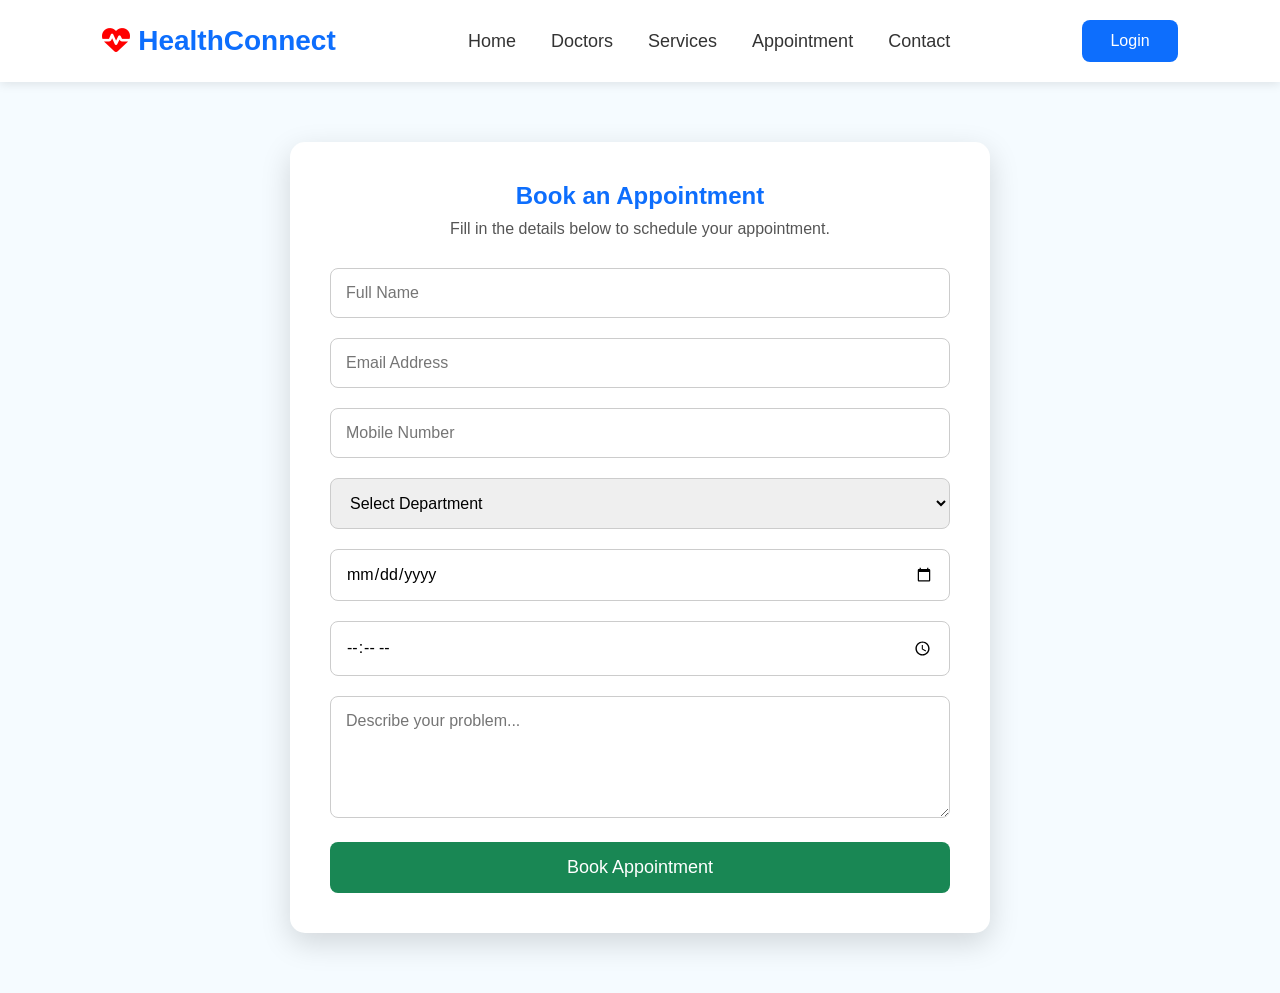
<file: appointment.html>
<!DOCTYPE html>
<html lang="en">
<head>
    <meta charset="UTF-8">
    <meta name="viewport" content="width=device-width, initial-scale=1.0">
    <title>Book Appointment | HealthConnect</title>

    <link rel="stylesheet" href="style.css">

    <link rel="stylesheet"
    href="https://cdnjs.cloudflare.com/ajax/libs/font-awesome/6.6.0/css/all.min.css">
</head>
<body>

<!-- Navbar -->

<header>
    <nav class="navbar">

        <div class="logo">
            <i class="fa-solid fa-heart-pulse"></i>
            HealthConnect
        </div>

        <ul class="nav-links">
            <li><a href="index.html">Home</a></li>
            <li><a href="doctors.html">Doctors</a></li>
            <li><a href="services.html">Services</a></li>
            <li><a href="appointment.html">Appointment</a></li>
            <li><a href="contact.html">Contact</a></li>
        </ul>

        <a href="login.html" class="btn">Login</a>

    </nav>
</header>

<!-- Appointment Section -->

<section class="appointment">

    <h1>Book an Appointment</h1>

    <p>Fill in the details below to schedule your appointment.</p>

    <form id="appointmentForm">

        <div class="input-box">
            <input type="text" placeholder="Full Name" required>
        </div>

        <div class="input-box">
            <input type="email" placeholder="Email Address" required>
        </div>

        <div class="input-box">
            <input type="tel" placeholder="Mobile Number" required>
        </div>

        <div class="input-box">
            <select required>
                <option value="">Select Department</option>
                <option>Cardiology</option>
                <option>Neurology</option>
                <option>Orthopedics</option>
                <option>Pediatrics</option>
                <option>Dermatology</option>
            </select>
        </div>

        <div class="input-box">
            <input type="date" required>
        </div>

        <div class="input-box">
            <input type="time" required>
        </div>

        <div class="input-box">
            <textarea rows="5" placeholder="Describe your problem..."></textarea>
        </div>

        <button type="submit" class="book-btn">
            Book Appointment
        </button>

    </form>

</section>

<script src="script.js"></script>

</body>
</html>
</file>
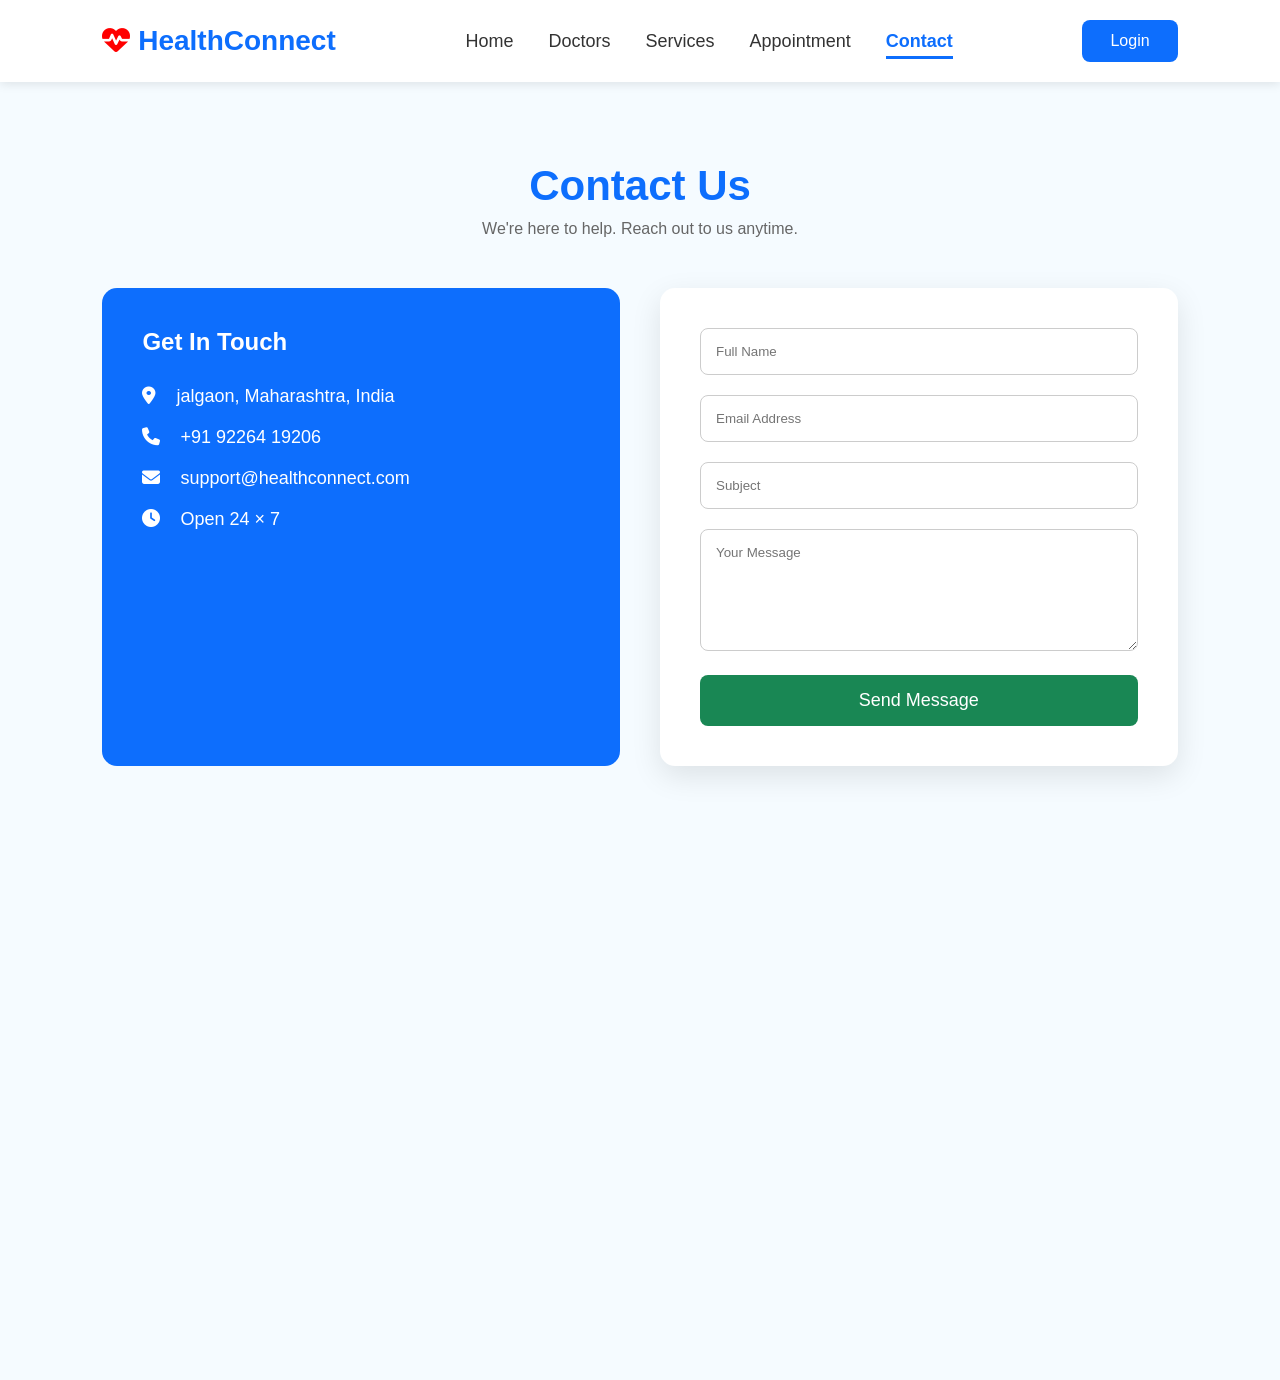
<file: contact.html>
<!DOCTYPE html>
<html lang="en">
<head>
    <meta charset="UTF-8">
    <meta name="viewport" content="width=device-width, initial-scale=1.0">
    <title>Contact Us | HealthConnect</title>

    <link rel="stylesheet" href="style.css">

    <link rel="stylesheet"
    href="https://cdnjs.cloudflare.com/ajax/libs/font-awesome/6.6.0/css/all.min.css">
</head>
<body>

<!-- Navbar -->

<header>
    <nav class="navbar">

        <div class="logo">
            <i class="fa-solid fa-heart-pulse"></i>
            HealthConnect
        </div>

        <ul class="nav-links">
            <li><a href="index.html">Home</a></li>
            <li><a href="doctors.html">Doctors</a></li>
            <li><a href="services.html">Services</a></li>
            <li><a href="appointment.html">Appointment</a></li>
            <li><a href="contact.html" class="active">Contact</a></li>
        </ul>

        <a href="login.html" class="btn">Login</a>

    </nav>
</header>

<!-- Contact Section -->

<section class="contact">

    <div class="contact-title">
        <h1>Contact Us</h1>
        <p>We're here to help. Reach out to us anytime.</p>
    </div>

    <div class="contact-container">

        <!-- Contact Info -->

        <div class="contact-info">

            <h2>Get In Touch</h2>

            <p>
                <i class="fa-solid fa-location-dot"></i>
                jalgaon, Maharashtra, India
            </p>

            <p>
                <i class="fa-solid fa-phone"></i>
                +91 92264 19206
            </p>

            <p>
                <i class="fa-solid fa-envelope"></i>
                support@healthconnect.com
            </p>

            <p>
                <i class="fa-solid fa-clock"></i>
                Open 24 × 7
            </p>

        </div>

        <!-- Contact Form -->

        <div class="contact-form">

            <form id="contactForm">

                <input type="text"
                placeholder="Full Name"
                required>

                <input type="email"
                placeholder="Email Address"
                required>

                <input type="text"
                placeholder="Subject"
                required>

                <textarea
                rows="6"
                placeholder="Your Message"
                required></textarea>

                <button type="submit">
                    Send Message
                </button>

            </form>

        </div>

    </div>

</section>

<!-- Google Map -->

<section class="map">

<iframe
src="https://www.google.com/maps?q=jalgaon&output=embed"
loading="fast">
</iframe>

</section>

<script src="script.js"></script>

</body>
</html>
</file>
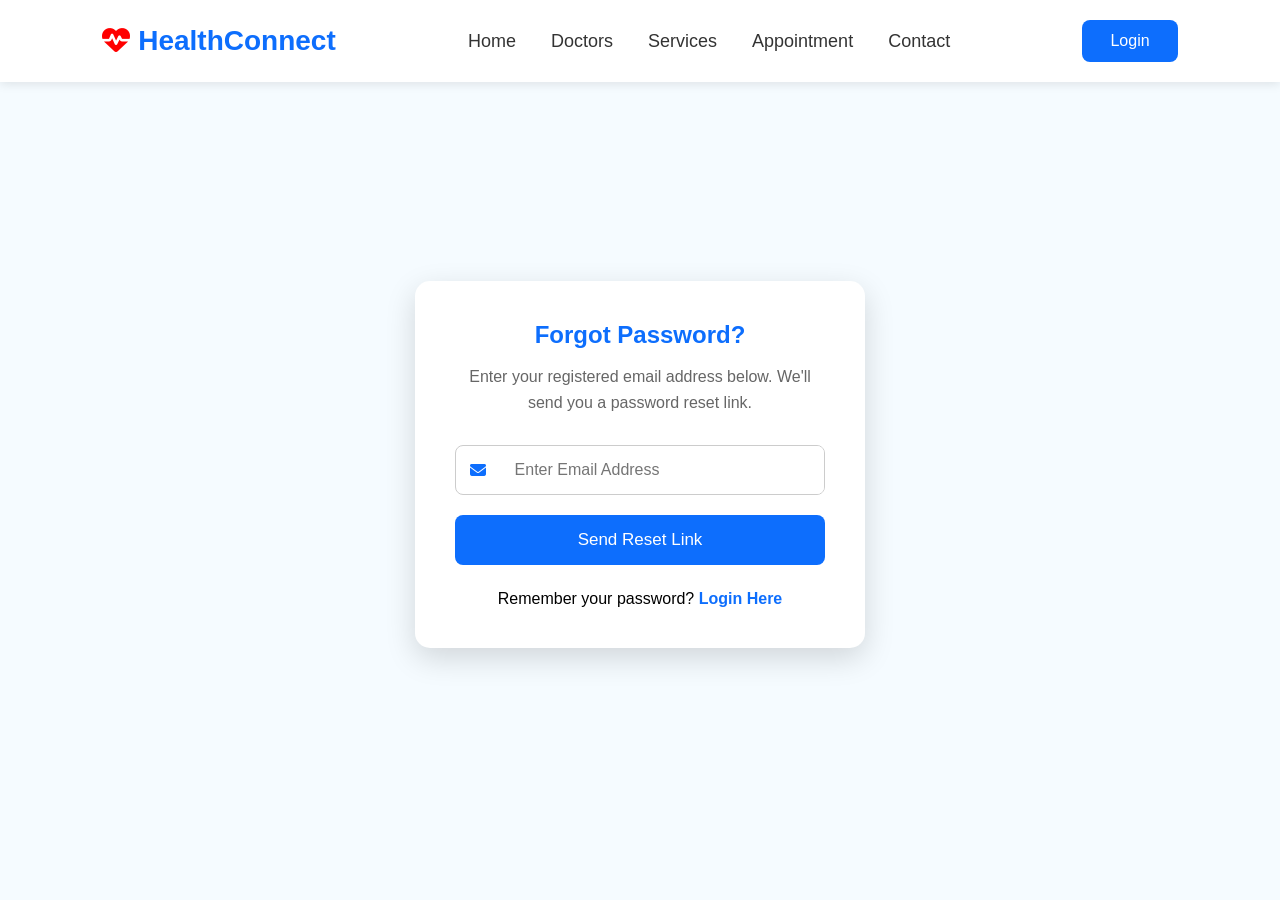
<file: forgotpassword.html>
<!DOCTYPE html>
<html lang="en">
<head>
    <meta charset="UTF-8">
    <meta name="viewport" content="width=device-width, initial-scale=1.0">
    <title>Forgot Password | HealthConnect</title>

    <link rel="stylesheet" href="style.css">

    <link rel="stylesheet"
    href="https://cdnjs.cloudflare.com/ajax/libs/font-awesome/6.6.0/css/all.min.css">
</head>
<body>

<!-- Navbar -->

<header>

    <nav class="navbar">

        <div class="logo">
            <i class="fa-solid fa-heart-pulse"></i>
            HealthConnect
        </div>

        <ul class="nav-links">
            <li><a href="index.html">Home</a></li>
            <li><a href="doctors.html">Doctors</a></li>
            <li><a href="services.html">Services</a></li>
            <li><a href="appointment.html">Appointment</a></li>
            <li><a href="contact.html">Contact</a></li>
        </ul>

        <a href="login.html" class="btn">Login</a>

    </nav>

</header>

<!-- Forgot Password Section -->

<section class="forgot-section">

    <div class="forgot-box">

        <h2>Forgot Password?</h2>

        <p>
            Enter your registered email address below.
            We'll send you a password reset link.
        </p>

        <form id="forgotForm">

            <div class="input-group">

                <i class="fa-solid fa-envelope"></i>

                <input
                    type="email"
                    id="forgotEmail"
                    placeholder="Enter Email Address"
                    required>

            </div>

            <button
                type="submit"
                class="forgot-btn">

                Send Reset Link

            </button>

        </form>

        <div class="back-login">

            Remember your password?

            <a href="login.html">

                Login Here

            </a>

        </div>

    </div>

</section>

<script src="script.js"></script>

</body>
</html>
</file>
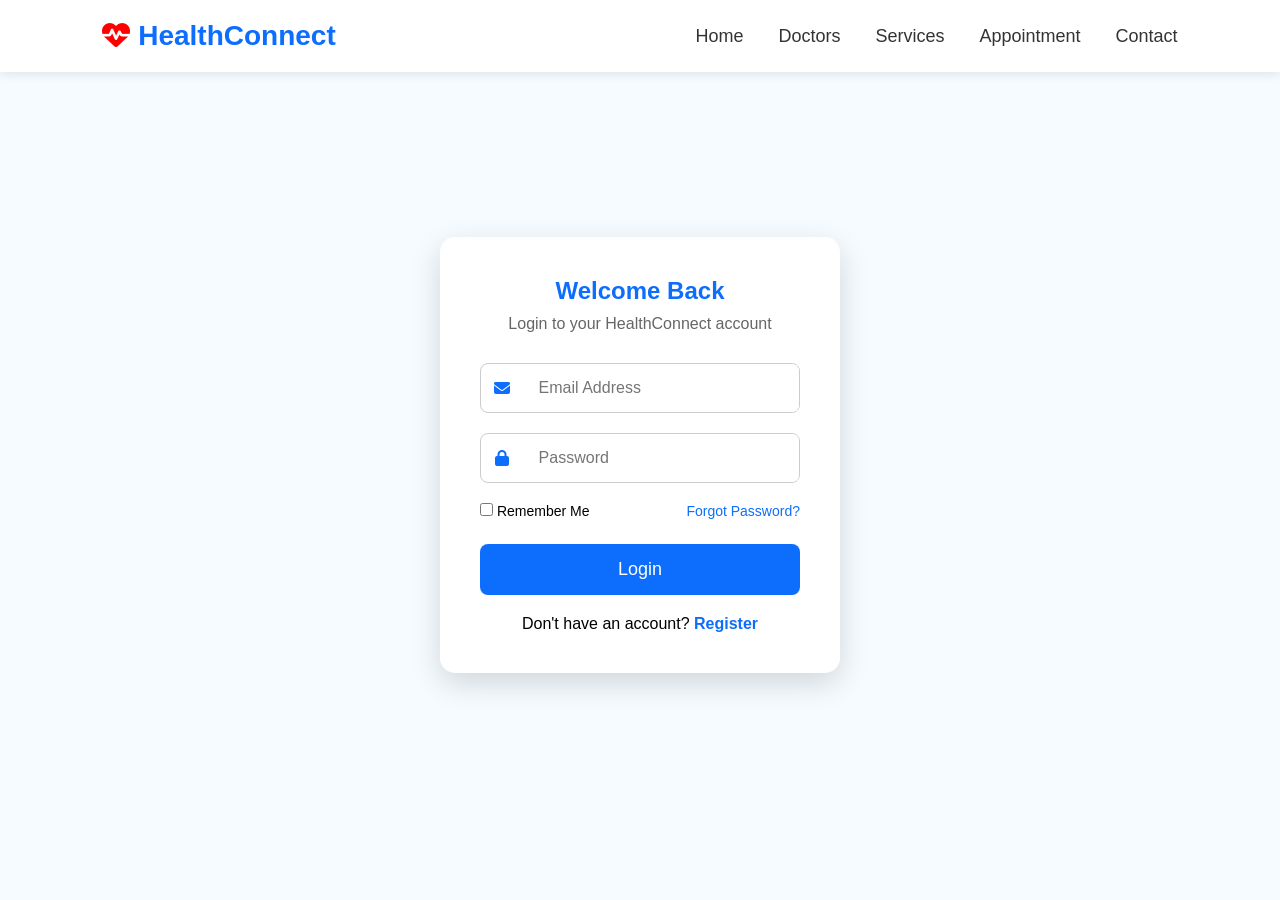
<file: login.html>
<!DOCTYPE html>
<html lang="en">
<head>
    <meta charset="UTF-8">
    <meta name="viewport" content="width=device-width, initial-scale=1.0">
    <title>Login | HealthConnect</title>

    <link rel="stylesheet" href="style.css">

    <link rel="stylesheet"
    href="https://cdnjs.cloudflare.com/ajax/libs/font-awesome/6.6.0/css/all.min.css">
</head>
<body>

<!-- Navbar -->

<header>
    <nav class="navbar">

        <div class="logo">
            <i class="fa-solid fa-heart-pulse"></i>
            HealthConnect
        </div>

        <ul class="nav-links">
            <li><a href="index.html">Home</a></li>
            <li><a href="doctors.html">Doctors</a></li>
            <li><a href="services.html">Services</a></li>
            <li><a href="appointment.html">Appointment</a></li>
            <li><a href="contact.html">Contact</a></li>
        </ul>

    </nav>
</header>

<!-- Login Section -->

<section class="login-section">

    <div class="login-box">

        <h2>Welcome Back</h2>

        <p>Login to your HealthConnect account</p>

        <form id="loginForm">

            <div class="input-group">
                <i class="fa-solid fa-envelope"></i>
                <input type="email" placeholder="Email Address" required>
            </div>

            <div class="input-group">
                <i class="fa-solid fa-lock"></i>
                <input type="password" placeholder="Password" required>
            </div>

            <div class="options">
                <label>
                    <input type="checkbox">
                    Remember Me
                </label>

                <a href="forgotpassword.html">Forgot Password?</a>
            </div>

            <button type="submit" class="login-btn">
                Login
            </button>

        </form>

        <div class="register-link">
            Don't have an account?
            <a href="register.html">Register</a>
        </div>

    </div>

</section>

<script src="script.js"></script>

</body>
</html>
</file>
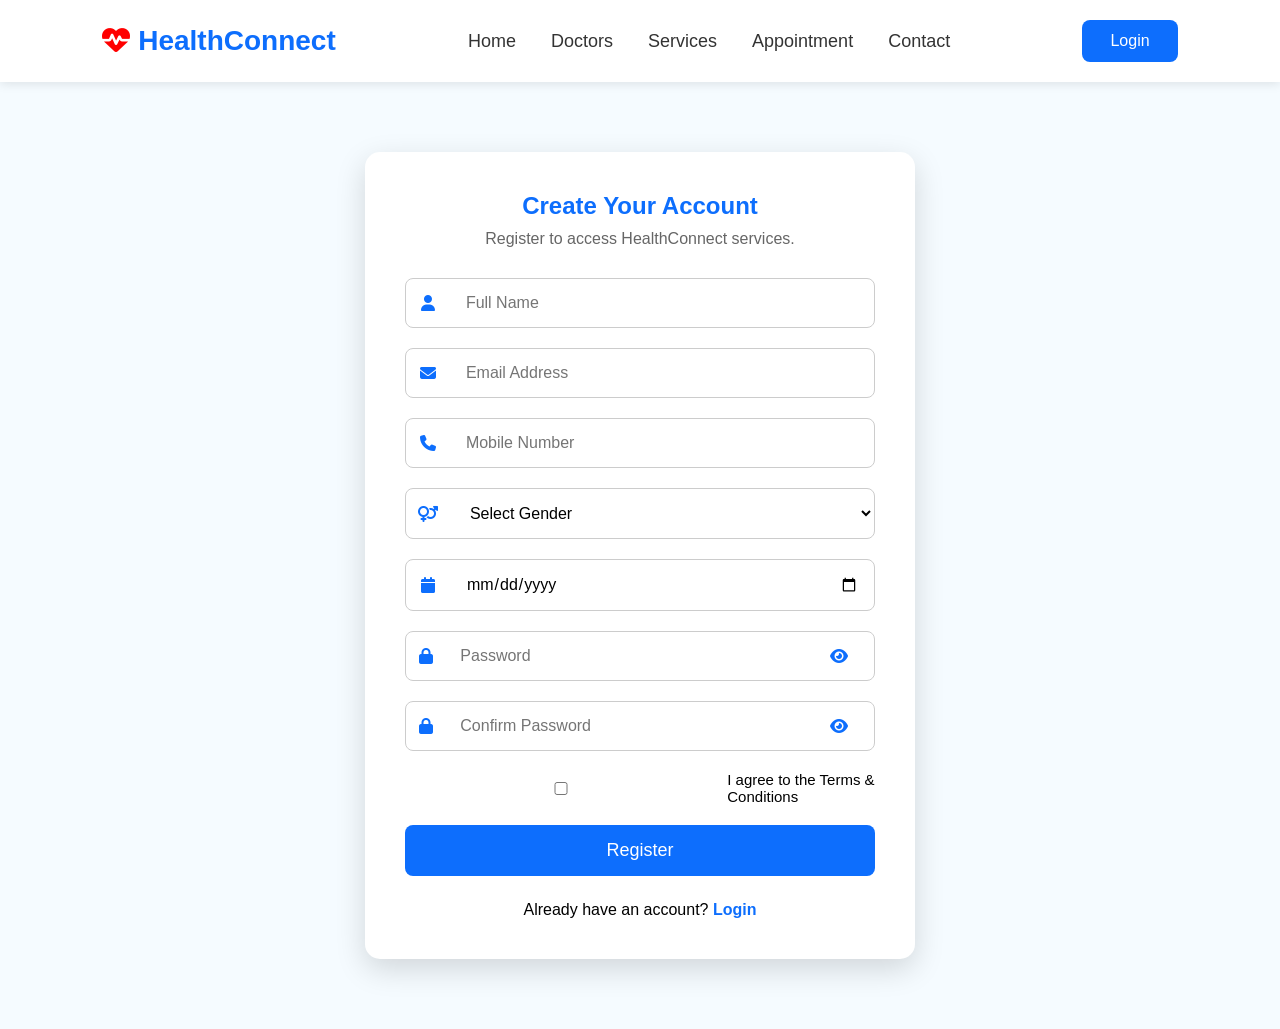
<file: register.html>
<!DOCTYPE html>
<html lang="en">
<head>
    <meta charset="UTF-8">
    <meta name="viewport" content="width=device-width, initial-scale=1.0">
    <title>Register | HealthConnect</title>

    <link rel="stylesheet" href="style.css">

    <link rel="stylesheet"
    href="https://cdnjs.cloudflare.com/ajax/libs/font-awesome/6.6.0/css/all.min.css">
</head>
<body>

<!-- ================= Navbar ================= -->

<header>
    <nav class="navbar">

        <div class="logo">
            <i class="fa-solid fa-heart-pulse"></i>
            HealthConnect
        </div>

        <ul class="nav-links">
            <li><a href="index.html">Home</a></li>
            <li><a href="doctors.html">Doctors</a></li>
            <li><a href="services.html">Services</a></li>
            <li><a href="appointment.html">Appointment</a></li>
            <li><a href="contact.html">Contact</a></li>
        </ul>

        <a href="login.html" class="btn">Login</a>

    </nav>
</header>

<!-- ================= Register Section ================= -->

<section class="register-section">

    <div class="register-box">

        <h2>Create Your Account</h2>

        <p>Register to access HealthConnect services.</p>

        <form id="registerForm">

            <div class="input-group">
                <i class="fa-solid fa-user"></i>
                <input
                    type="text"
                    id="fullName"
                    placeholder="Full Name"
                    required>
            </div>

            <div class="input-group">
                <i class="fa-solid fa-envelope"></i>
                <input
                    type="email"
                    id="email"
                    placeholder="Email Address"
                    required>
            </div>

            <div class="input-group">
                <i class="fa-solid fa-phone"></i>
                <input
                    type="tel"
                    id="mobile"
                    placeholder="Mobile Number"
                    required>
            </div>

            <div class="input-group">
                <i class="fa-solid fa-venus-mars"></i>

                <select id="gender" required>
                    <option value="">Select Gender</option>
                    <option>Male</option>
                    <option>Female</option>
                    <option>Other</option>
                </select>
            </div>

            <div class="input-group">
                <i class="fa-solid fa-calendar"></i>

                <input
                    type="date"
                    id="dob"
                    required>
            </div>

            <div class="input-group password-box">
                <i class="fa-solid fa-lock"></i>

                <input
                    type="password"
                    id="password"
                    placeholder="Password"
                    required>

                <i class="fa-solid fa-eye toggle-password"
                   onclick="togglePassword('password', this)"></i>

            </div>

            <div class="input-group password-box">

                <i class="fa-solid fa-lock"></i>

                <input
                    type="password"
                    id="confirmPassword"
                    placeholder="Confirm Password"
                    required>

                <i class="fa-solid fa-eye toggle-password"
                   onclick="togglePassword('confirmPassword', this)"></i>

            </div>

            <div class="terms">

                <label>

                    <input
                        type="checkbox"
                        id="terms"
                        required>

                    I agree to the Terms & Conditions

                </label>

            </div>

            <button
                type="submit"
                class="register-btn">

                Register

            </button>

        </form>

        <div class="login-link">

            Already have an account?

            <a href="login.html">
                Login
            </a>

        </div>

    </div>

</section>

<script src="script.js"></script>

</body>
</html>
</file>
<file: style.css>
*{
    margin:0;
    padding:0;
    box-sizing:border-box;
    font-family:Arial, Helvetica, sans-serif;
}

body{
    background:#f5fbff;
}

.navbar{

    display:flex;
    justify-content:space-between;
    align-items:center;

    padding:20px 8%;

    background:white;

    position:sticky;
    top:0;

    box-shadow:0 2px 10px rgba(0,0,0,.1);

}

.logo{

    font-size:28px;
    font-weight:bold;
    color:#0d6efd;

}

.logo i{

    color:red;

}

.nav-links{

    display:flex;
    list-style:none;
    gap:35px;

}

.nav-links a{

    text-decoration:none;
    color:#333;
    font-size:18px;

    transition:.3s;

}

.nav-links a:hover{

    color:#0d6efd;

}

.btn{

    text-decoration:none;

    background:#0d6efd;
    color:white;

    padding:12px 28px;

    border-radius:8px;

    transition:.3s;

}

.appointment-btn a{
   text-decoration: none;
   color: whitesmoke;
}

.btn:hover{

    background:#084298;

}

.hero{

    display:flex;
    justify-content:space-between;
    align-items:center;

    padding:80px 8%;

}

.hero-text{

    width:50%;

}

.hero-text h1{

    font-size:60px;

    color:#0d6efd;

}

.hero-text p{

    margin:25px 0;

    font-size:20px;

    line-height:35px;

    color:#555;

}

.hero-text button{

    padding:15px 35px;

    border:none;

    background:#198754;

    color:white;

    font-size:18px;

    border-radius:8px;

    cursor:pointer;

    transition:.3s;

}

.hero-text button:hover{

    background:#146c43;

}

.hero-image{

    width:45%;

}

.hero-image img{

    width:100%;

    border-radius:20px;

    box-shadow:0 20px 40px rgba(0,0,0,.2);

}

/* Responsive */

@media(max-width:900px){

.hero{

flex-direction:column-reverse;
text-align:center;

}

.hero-text{

width:100%;

margin-top:40px;

}

.hero-image{

width:100%;

}

.hero-text h1{

font-size:45px;

}

.navbar{

flex-direction:column;
gap:20px;

}

.nav-links{

flex-wrap:wrap;
justify-content:center;

}

}

/* Appointment Page */

.appointment{

    width:90%;
    max-width:700px;

    margin:60px auto;

    background:white;

    padding:40px;

    border-radius:15px;

    box-shadow:0 10px 30px rgba(0,0,0,.15);

}

.appointment h1{

    text-align:center;

    color:#0d6efd;

    margin-bottom:10px;

}

.appointment p{

    text-align:center;

    color:#555;

    margin-bottom:30px;

}

.input-box{

    margin-bottom:20px;

}

.input-box input,
.input-box select,
.input-box textarea{

    width:100%;

    padding:15px;

    border:1px solid #ccc;

    border-radius:8px;

    font-size:16px;

    outline:none;

}

.input-box input:focus,
.input-box select:focus,
.input-box textarea:focus{

    border-color:#0d6efd;

}

.book-btn{

    width:100%;

    padding:15px;

    background:#198754;

    color:white;

    border:none;

    border-radius:8px;

    font-size:18px;

    cursor:pointer;

    transition:.3s;

}

.book-btn:hover{

    background:#146c43;

}

/* Login Page */

.login-section{

    display:flex;
    justify-content:center;
    align-items:center;

    min-height:85vh;

    background:#f5fbff;

}

.login-box{

    width:400px;

    background:white;

    padding:40px;

    border-radius:15px;

    box-shadow:0 10px 30px rgba(0,0,0,.15);

}

.login-box h2{

    text-align:center;

    color:#0d6efd;

    margin-bottom:10px;

}

.login-box p{

    text-align:center;

    color:#666;

    margin-bottom:30px;

}

.input-group{

    display:flex;
    align-items:center;

    border:1px solid #ccc;

    border-radius:8px;

    margin-bottom:20px;

    overflow:hidden;

}

.input-group i{

    width:50px;

    text-align:center;

    color:#0d6efd;

}

.input-group input{

    width:100%;

    padding:15px;

    border:none;

    outline:none;

    font-size:16px;

}

.options{

    display:flex;

    justify-content:space-between;

    align-items:center;

    margin-bottom:25px;

    font-size:14px;

}

.options a{

    text-decoration:none;

    color:#0d6efd;

}

.login-btn{

    width:100%;

    padding:15px;

    background:#0d6efd;

    color:white;

    border:none;

    border-radius:8px;

    font-size:18px;

    cursor:pointer;

    transition:.3s;

}

.login-btn:hover{

    background:#084298;

}

.register-link{

    text-align:center;

    margin-top:20px;

}

.register-link a{

    color:#0d6efd;

    text-decoration:none;

    font-weight:bold;

}

/* Doctors Section */

.doctor-section{

    padding:70px 8%;

    text-align:center;

}

.doctor-section h1{

    color:#0d6efd;

    font-size:42px;

}

.doctor-section p{

    color:#666;

    margin:15px 0 35px;

}

.search-box{

    margin-bottom:40px;

}

.search-box input{

    width:400px;

    max-width:90%;

    padding:15px;

    border:1px solid #ccc;

    border-radius:8px;

    font-size:16px;

}

.doctor-container{

    display:grid;

    grid-template-columns:repeat(auto-fit,minmax(280px,1fr));

    gap:30px;

}

.doctor-card{

    background:white;

    padding:25px;

    border-radius:15px;

    box-shadow:0 8px 20px rgba(0,0,0,.1);

    transition:.3s;

}

.doctor-card:hover{

    transform:translatey(-8px);

}

.doctor-card img{

    width:130px;

    height:130px;

    border-radius:50%;

    object-fit:cover;

    margin-bottom:20px;

}

.doctor-card h3{

    color:#222;

}

.doctor-card h4{

    color:#0d6efd;

    margin:10px 0;

}

.doctor-card p{

    color:#666;

}

.stars{

    color:gold;

    font-size:20px;

    margin:15px 0;

}

.doctor-card button{

    width:100%;

    padding:12px;

    background:#198754;

    color:white;

    border:none;

    border-radius:8px;

    cursor:pointer;

    transition:.3s;

}

.doctor-card button:hover{

    background:#146c43;

}

/* Filter Buttons */

.doctor-filter{

    display:flex;

    justify-content:center;

    flex-wrap:wrap;

    gap:15px;

    margin:35px 0;

}

.filter-btn{

    padding:12px 24px;

    border:none;

    border-radius:30px;

    background:#e9f2ff;

    color:#0d6efd;

    cursor:pointer;

    font-size:16px;

    transition:.3s;

}

.filter-btn:hover{

    background:#0d6efd;

    color:white;

}

.filter-btn.active{

    background:#0d6efd;

    color:white;

}

/* ================== Services Section ================== */

.services{

    padding:80px 8%;
    background:#f8fbff;

}

.section-title{

    text-align:center;
    margin-bottom:50px;

}

.section-title h2{

    font-size:40px;
    color:#0d6efd;
    margin-bottom:15px;

}

.section-title p{

    color:#666;
    font-size:18px;

}

.service-container{

    display:grid;
    grid-template-columns:repeat(auto-fit,minmax(280px,1fr));
    gap:30px;

}

.service-card{

    background:white;
    padding:35px;
    border-radius:15px;
    text-align:center;
    box-shadow:0 10px 25px rgba(0,0,0,.08);
    transition:.4s;

}

.service-card:hover{

    transform:translateY(-10px);
    box-shadow:0 15px 35px rgba(13,110,253,.25);
}

.service-card i{

    font-size:55px;
    color:#0d6efd;
    margin-bottom:20px;

}

.service-card h3{

    margin-bottom:15px;
    color:#222;

}

.service-card p{

    color:#666;
    line-height:1.7;

}

.nav-links a.active{

    color:#0d6efd;
    font-weight:bold;
    border-bottom:3px solid #0d6efd;
    padding-bottom:5px;

}

/* Contact Page */

.contact{

    padding:80px 8%;

}

.contact-title{

    text-align:center;
    margin-bottom:50px;

}

.contact-title h1{

    color:#0d6efd;
    font-size:42px;

}

.contact-title p{

    color:#666;
    margin-top:10px;

}

.contact-container{

    display:grid;

    grid-template-columns:1fr 1fr;

    gap:40px;

}

.contact-info{

    background:#0d6efd;

    color:white;

    padding:40px;

    border-radius:15px;

}

.contact-info h2{

    margin-bottom:30px;

}

.contact-info p{

    margin:20px 0;

    font-size:18px;

}

.contact-info i{

    margin-right:15px;

}

.contact-form{

    background:white;

    padding:40px;

    border-radius:15px;

    box-shadow:0 10px 30px rgba(0,0,0,.1);

}

.contact-form input,
.contact-form textarea{

    width:100%;

    padding:15px;

    margin-bottom:20px;

    border:1px solid #ccc;

    border-radius:8px;

    outline:none;

}

.contact-form input:focus,
.contact-form textarea:focus{

    border-color:#0d6efd;

}

.contact-form button{

    width:100%;

    padding:15px;

    border:none;

    background:#198754;

    color:white;

    font-size:18px;

    border-radius:8px;

    cursor:pointer;

}

.contact-form button:hover{

    background:#146c43;

}

.map{

    padding:0 8% 80px;

}

.map iframe{

    width:100%;

    height:450px;

    border:none;

    border-radius:15px;

}

@media(max-width:900px){

.contact-container{

grid-template-columns:1fr;

}
}

/* ================= REGISTER PAGE ================= */

.register-section{

    display:flex;
    justify-content:center;
    align-items:center;

    padding:70px 20px;

    background:#f5fbff;

}

.register-box{

    width:100%;
    max-width:550px;

    background:#fff;

    padding:40px;

    border-radius:15px;

    box-shadow:0 10px 30px rgba(0,0,0,.15);

}

.register-box h2{

    text-align:center;
    color:#0d6efd;
    margin-bottom:10px;

}

.register-box p{

    text-align:center;
    color:#666;
    margin-bottom:30px;

}

.register-box .input-group{

    display:flex;
    align-items:center;

    border:1px solid #ccc;

    border-radius:8px;

    margin-bottom:20px;

    overflow:hidden;

    background:white;

}

.register-box .input-group i{

    width:50px;

    text-align:center;

    color:#0d6efd;

}

.register-box input,
.register-box select{

    width:100%;

    padding:15px;

    border:none;

    outline:none;

    font-size:16px;

    background:transparent;

}

.password-box{

    position:relative;

}

.password-box .toggle-password{

    cursor:pointer;

    margin-right:15px;

    color:#666;

}

.password-box .toggle-password:hover{

    color:#0d6efd;

}

.terms{

    margin-bottom:20px;

    font-size:15px;

}

.terms label{

    display:flex;

    align-items:center;

    gap:10px;

}

.register-btn{

    width:100%;

    padding:15px;

    border:none;

    border-radius:8px;

    background:#0d6efd;

    color:white;

    font-size:18px;

    cursor:pointer;

    transition:.3s;

}

.register-btn:hover{

    background:#084298;

}

.login-link{

    text-align:center;

    margin-top:25px;

}

.login-link a{

    color:#0d6efd;

    text-decoration:none;

    font-weight:bold;

}

.login-link a:hover{

    text-decoration:underline;

}

/* Responsive */

@media(max-width:600px){

.register-box{

padding:25px;

}
}

/* ================= FORGOT PASSWORD ================= */

.forgot-section{

    display:flex;
    justify-content:center;
    align-items:center;

    min-height:85vh;

    background:#f5fbff;

    padding:20px;

}

.forgot-box{

    width:100%;
    max-width:450px;

    background:white;

    padding:40px;

    border-radius:15px;

    box-shadow:0 10px 30px rgba(0,0,0,.15);

}

.forgot-box h2{

    text-align:center;

    color:#0d6efd;

    margin-bottom:15px;

}

.forgot-box p{

    text-align:center;

    color:#666;

    margin-bottom:30px;

    line-height:1.6;

}

.forgot-btn{

    width:100%;

    padding:15px;

    border:none;

    border-radius:8px;

    background:#0d6efd;

    color:white;

    font-size:17px;

    cursor:pointer;

    transition:.3s;

}

.forgot-btn:hover{

    background:#084298;

}

.back-login{

    text-align:center;

    margin-top:25px;

}

.back-login a{

    color:#0d6efd;

    text-decoration:none;

    font-weight:bold;

}

.back-login a:hover{

    text-decoration:underline;

}
</file>
